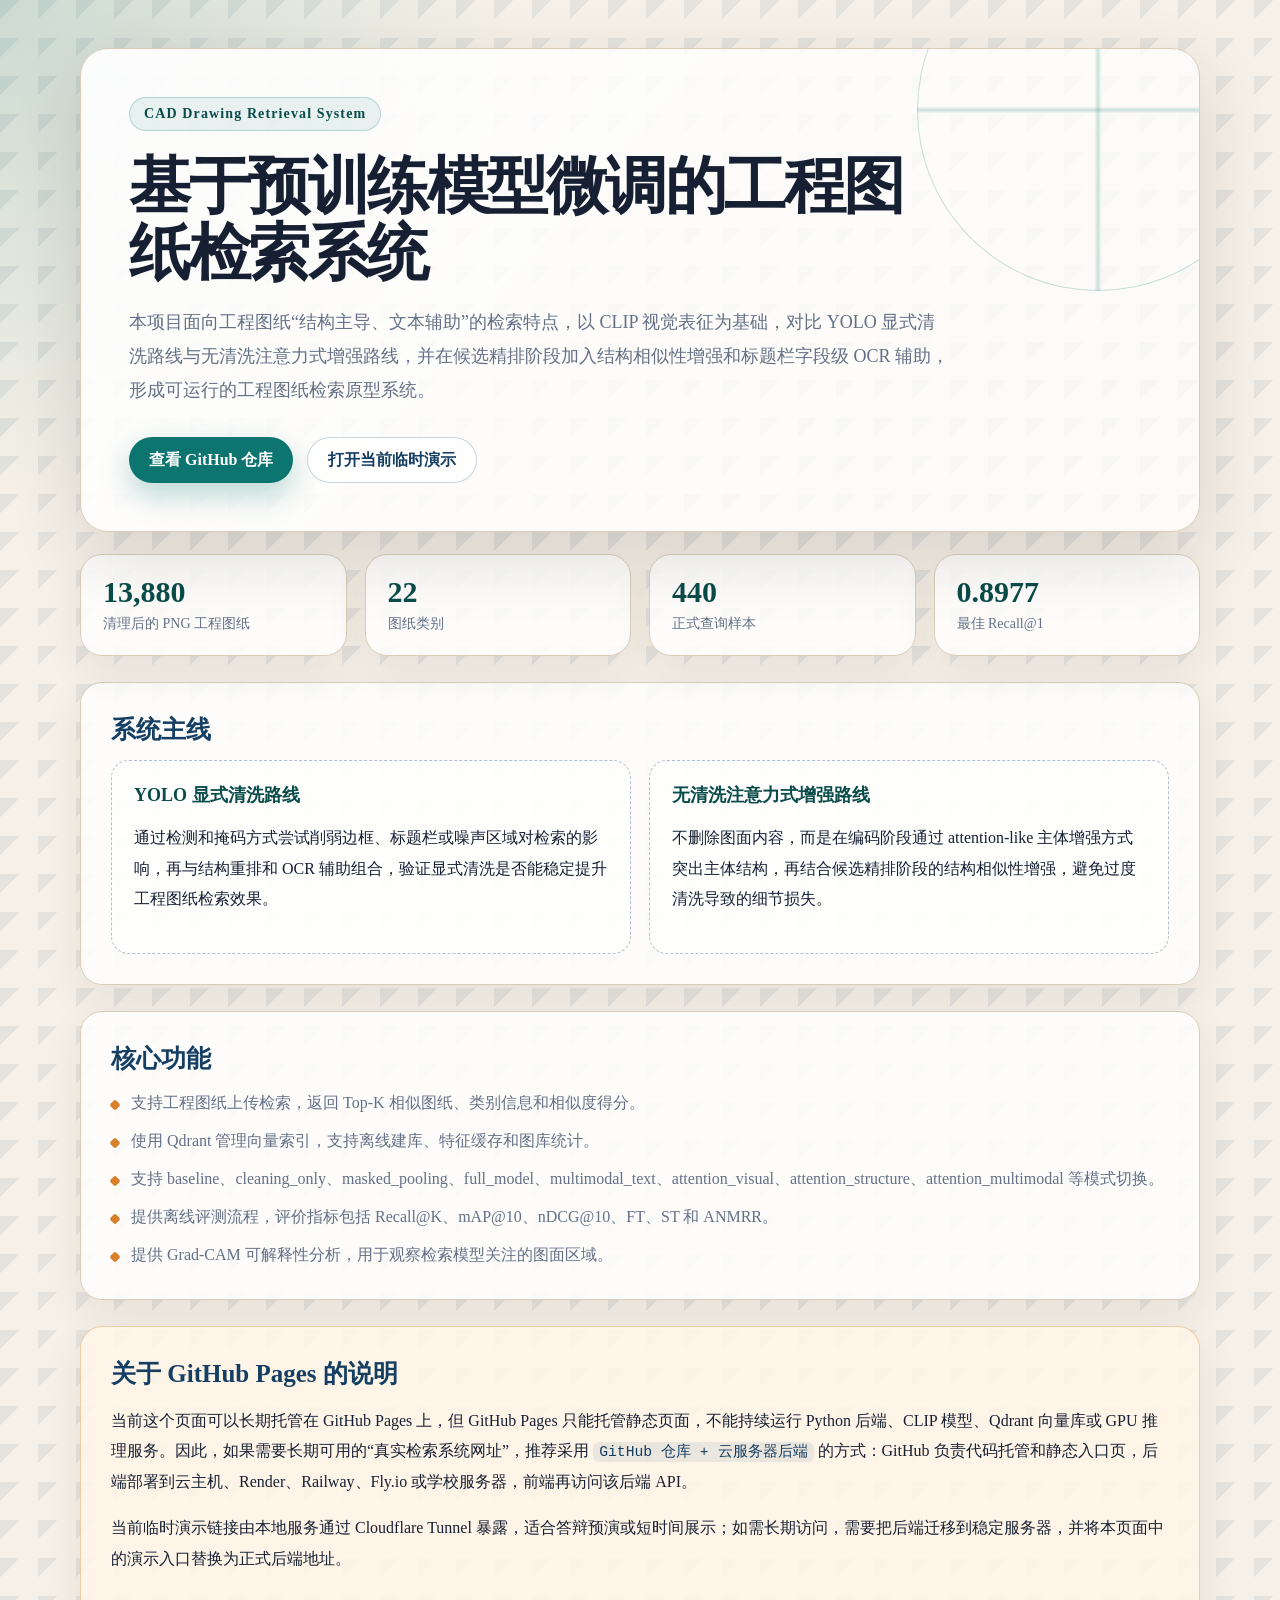
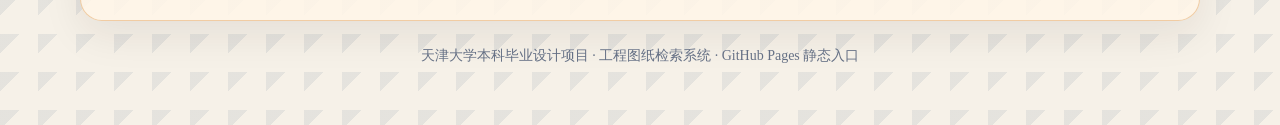
<file: index.html>
<!DOCTYPE html>
<html lang="zh-CN">
<head>
  <meta charset="UTF-8">
  <meta name="viewport" content="width=device-width, initial-scale=1.0">
  <title>工程图纸检索系统</title>
  <style>
    :root {
      --ink: #172033;
      --muted: #657085;
      --paper: #f6f1e8;
      --card: rgba(255, 255, 255, 0.82);
      --line: #d9cdb8;
      --accent: #0c756f;
      --accent-dark: #0a4c49;
      --warm: #d9822b;
      --blueprint: #153e63;
    }

    * {
      box-sizing: border-box;
    }

    body {
      margin: 0;
      min-height: 100vh;
      color: var(--ink);
      font-family: "Noto Serif SC", "Source Han Serif SC", "Microsoft YaHei", serif;
      background:
        radial-gradient(circle at top left, rgba(12, 117, 111, 0.18), transparent 32rem),
        linear-gradient(135deg, rgba(21, 62, 99, 0.08) 25%, transparent 25%) 0 0 / 38px 38px,
        var(--paper);
    }

    a {
      color: inherit;
    }

    .shell {
      width: min(1120px, calc(100% - 32px));
      margin: 0 auto;
      padding: 48px 0 60px;
    }

    .hero {
      position: relative;
      overflow: hidden;
      padding: 48px;
      border: 1px solid var(--line);
      border-radius: 28px;
      background: linear-gradient(130deg, rgba(255,255,255,0.92), rgba(255,255,255,0.68));
      box-shadow: 0 24px 70px rgba(38, 31, 20, 0.14);
    }

    .hero::after {
      content: "";
      position: absolute;
      right: -80px;
      top: -120px;
      width: 360px;
      height: 360px;
      border: 1px solid rgba(12, 117, 111, 0.26);
      border-radius: 50%;
      background:
        linear-gradient(90deg, transparent 49%, rgba(12, 117, 111, 0.25) 50%, transparent 51%),
        linear-gradient(0deg, transparent 49%, rgba(12, 117, 111, 0.25) 50%, transparent 51%);
      opacity: 0.85;
    }

    .tag {
      display: inline-flex;
      align-items: center;
      gap: 10px;
      padding: 8px 14px;
      border: 1px solid rgba(12, 117, 111, 0.24);
      border-radius: 999px;
      color: var(--accent-dark);
      background: rgba(12, 117, 111, 0.08);
      font-size: 14px;
      font-weight: 700;
      letter-spacing: 0.08em;
    }

    h1 {
      max-width: 780px;
      margin: 22px 0 18px;
      font-size: clamp(34px, 5vw, 62px);
      line-height: 1.08;
      letter-spacing: -0.04em;
    }

    .lead {
      max-width: 820px;
      margin: 0;
      color: var(--muted);
      font-size: 18px;
      line-height: 1.9;
    }

    .actions {
      display: flex;
      flex-wrap: wrap;
      gap: 14px;
      margin-top: 30px;
    }

    .button {
      display: inline-flex;
      align-items: center;
      justify-content: center;
      min-height: 46px;
      padding: 0 20px;
      border-radius: 999px;
      text-decoration: none;
      font-weight: 800;
      transition: transform 160ms ease, box-shadow 160ms ease;
    }

    .button:hover {
      transform: translateY(-2px);
    }

    .button.primary {
      color: white;
      background: var(--accent);
      box-shadow: 0 12px 30px rgba(12, 117, 111, 0.28);
    }

    .button.secondary {
      color: var(--blueprint);
      border: 1px solid rgba(21, 62, 99, 0.22);
      background: rgba(255, 255, 255, 0.72);
    }

    .grid {
      display: grid;
      grid-template-columns: repeat(4, minmax(0, 1fr));
      gap: 18px;
      margin-top: 22px;
    }

    .metric,
    .card {
      border: 1px solid var(--line);
      border-radius: 22px;
      background: var(--card);
      box-shadow: 0 14px 40px rgba(38, 31, 20, 0.08);
    }

    .metric {
      padding: 22px;
    }

    .metric strong {
      display: block;
      color: var(--accent-dark);
      font-size: 30px;
      line-height: 1;
    }

    .metric span {
      display: block;
      margin-top: 8px;
      color: var(--muted);
      font-size: 14px;
    }

    .section {
      margin-top: 26px;
      padding: 30px;
    }

    h2 {
      margin: 0 0 14px;
      color: var(--blueprint);
      font-size: 25px;
    }

    p {
      line-height: 1.9;
    }

    .route {
      display: grid;
      grid-template-columns: repeat(2, minmax(0, 1fr));
      gap: 18px;
    }

    .route-item {
      padding: 22px;
      border: 1px dashed rgba(21, 62, 99, 0.32);
      border-radius: 18px;
      background: rgba(255,255,255,0.56);
    }

    .route-item h3 {
      margin: 0 0 10px;
      color: var(--accent-dark);
      font-size: 18px;
    }

    .list {
      display: grid;
      gap: 10px;
      margin: 0;
      padding: 0;
      list-style: none;
    }

    .list li {
      position: relative;
      padding-left: 20px;
      color: var(--muted);
      line-height: 1.75;
    }

    .list li::before {
      content: "";
      position: absolute;
      left: 0;
      top: 0.75em;
      width: 8px;
      height: 8px;
      border-radius: 2px;
      background: var(--warm);
      transform: rotate(45deg);
    }

    .notice {
      border-color: rgba(217, 130, 43, 0.36);
      background: rgba(255, 246, 232, 0.86);
    }

    code {
      padding: 2px 6px;
      border-radius: 6px;
      background: rgba(21, 62, 99, 0.08);
      color: var(--blueprint);
      font-family: "Cascadia Mono", Consolas, monospace;
      font-size: 0.92em;
    }

    footer {
      margin-top: 26px;
      color: var(--muted);
      text-align: center;
      font-size: 14px;
    }

    @media (max-width: 860px) {
      .hero {
        padding: 30px;
      }

      .grid,
      .route {
        grid-template-columns: 1fr;
      }
    }
  </style>
</head>
<body>
  <main class="shell">
    <section class="hero">
      <span class="tag">CAD Drawing Retrieval System</span>
      <h1>基于预训练模型微调的工程图纸检索系统</h1>
      <p class="lead">
        本项目面向工程图纸“结构主导、文本辅助”的检索特点，以 CLIP 视觉表征为基础，对比 YOLO 显式清洗路线与无清洗注意力式增强路线，并在候选精排阶段加入结构相似性增强和标题栏字段级 OCR 辅助，形成可运行的工程图纸检索原型系统。
      </p>
      <div class="actions">
        <a class="button primary" href="https://github.com/YunYao-9527/cad-drawing-retrieval-system">查看 GitHub 仓库</a>
        <a class="button secondary" href="https://professor-dale-laughing-travel.trycloudflare.com">打开当前临时演示</a>
      </div>
    </section>

    <section class="grid">
      <div class="metric">
        <strong>13,880</strong>
        <span>清理后的 PNG 工程图纸</span>
      </div>
      <div class="metric">
        <strong>22</strong>
        <span>图纸类别</span>
      </div>
      <div class="metric">
        <strong>440</strong>
        <span>正式查询样本</span>
      </div>
      <div class="metric">
        <strong>0.8977</strong>
        <span>最佳 Recall@1</span>
      </div>
    </section>

    <section class="card section">
      <h2>系统主线</h2>
      <div class="route">
        <div class="route-item">
          <h3>YOLO 显式清洗路线</h3>
          <p>通过检测和掩码方式尝试削弱边框、标题栏或噪声区域对检索的影响，再与结构重排和 OCR 辅助组合，验证显式清洗是否能稳定提升工程图纸检索效果。</p>
        </div>
        <div class="route-item">
          <h3>无清洗注意力式增强路线</h3>
          <p>不删除图面内容，而是在编码阶段通过 attention-like 主体增强方式突出主体结构，再结合候选精排阶段的结构相似性增强，避免过度清洗导致的细节损失。</p>
        </div>
      </div>
    </section>

    <section class="card section">
      <h2>核心功能</h2>
      <ul class="list">
        <li>支持工程图纸上传检索，返回 Top-K 相似图纸、类别信息和相似度得分。</li>
        <li>使用 Qdrant 管理向量索引，支持离线建库、特征缓存和图库统计。</li>
        <li>支持 baseline、cleaning_only、masked_pooling、full_model、multimodal_text、attention_visual、attention_structure、attention_multimodal 等模式切换。</li>
        <li>提供离线评测流程，评价指标包括 Recall@K、mAP@10、nDCG@10、FT、ST 和 ANMRR。</li>
        <li>提供 Grad-CAM 可解释性分析，用于观察检索模型关注的图面区域。</li>
      </ul>
    </section>

    <section class="card section notice">
      <h2>关于 GitHub Pages 的说明</h2>
      <p>
        当前这个页面可以长期托管在 GitHub Pages 上，但 GitHub Pages 只能托管静态页面，不能持续运行 Python 后端、CLIP 模型、Qdrant 向量库或 GPU 推理服务。因此，如果需要长期可用的“真实检索系统网址”，推荐采用 <code>GitHub 仓库 + 云服务器后端</code> 的方式：GitHub 负责代码托管和静态入口页，后端部署到云主机、Render、Railway、Fly.io 或学校服务器，前端再访问该后端 API。
      </p>
      <p>
        当前临时演示链接由本地服务通过 Cloudflare Tunnel 暴露，适合答辩预演或短时间展示；如需长期访问，需要把后端迁移到稳定服务器，并将本页面中的演示入口替换为正式后端地址。
      </p>
    </section>

    <footer>
      天津大学本科毕业设计项目 · 工程图纸检索系统 · GitHub Pages 静态入口
    </footer>
  </main>
</body>
</html>
</file>
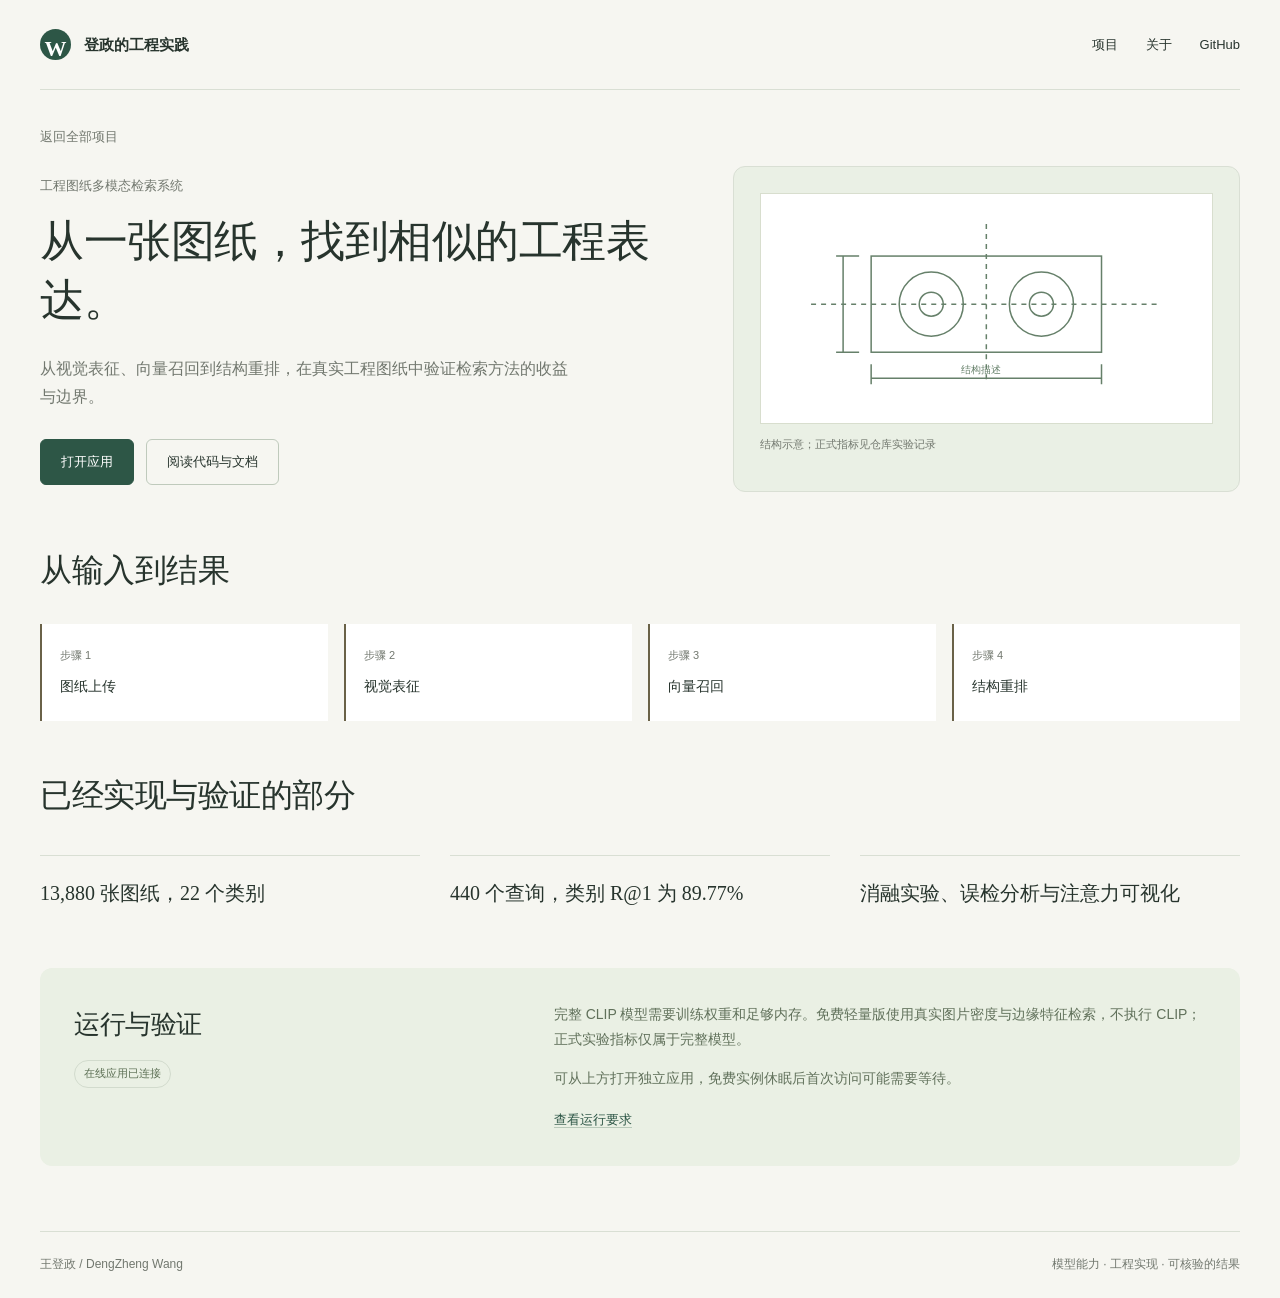
<file: docs/index.html>
<!doctype html><html lang="zh-CN"><head><meta charset="utf-8"><meta name="viewport" content="width=device-width,initial-scale=1"><meta name="description" content="王登政的智能体、多模态检索与可观测系统作品集"><title>工程图纸多模态检索系统 | 王登政</title><link rel="stylesheet" href="./portfolio.css"></head><body><div class="wrap"><nav class="nav"><a class="brand" href="https://yunyao-9527.github.io/"><span class="mark">W</span>登政的工程实践</a><div class="nav-links"><a href="https://yunyao-9527.github.io/#projects">项目</a><a href="https://yunyao-9527.github.io/#about">关于</a><a href="https://github.com/YunYao-9527">GitHub</a></div></nav><main style="--accent:#6a6248"><a class="back" href="https://yunyao-9527.github.io/#projects">返回全部项目</a><section class="detail-hero"><div><div class="byline">工程图纸多模态检索系统</div><h1>从一张图纸，找到相似的工程表达。</h1><p class="lede">从视觉表征、向量召回到结构重排，在真实工程图纸中验证检索方法的收益与边界。</p><div class="actions"><a class="button" href="https://yunyao-cad-visual.onrender.com/">打开应用</a><a class="button secondary" href="https://github.com/YunYao-9527/cad-drawing-retrieval-system">阅读代码与文档</a></div></div><div class="detail-preview"><div class="cad-sheet"><svg viewBox="0 0 420 190" role="img" aria-label="工程图纸结构示意"><g fill="none" stroke="#66806a" stroke-width="1.5"><path d="M35 95h350M210 15v160" stroke-dasharray="5 5"/><rect x="95" y="47" width="230" height="96"/><circle cx="155" cy="95" r="32"/><circle cx="155" cy="95" r="12"/><circle cx="265" cy="95" r="32"/><circle cx="265" cy="95" r="12"/><path d="M95 155v20m230-20v20M95 169h230M83 47H60m23 96H60M67 47v96"/></g><text x="185" y="164" fill="#66806a" font-size="10">结构描述</text></svg></div><p class="preview-label">结构示意；正式指标见仓库实验记录</p></div></section><section><h2>从输入到结果</h2><div class="flow"><div><small>步骤 1</small>图纸上传</div><div><small>步骤 2</small>视觉表征</div><div><small>步骤 3</small>向量召回</div><div><small>步骤 4</small>结构重排</div></div><h2>已经实现与验证的部分</h2><div class="facts"><div class="fact">13,880 张图纸，22 个类别</div><div class="fact">440 个查询，类别 R@1 为 89.77%</div><div class="fact">消融实验、误检分析与注意力可视化</div></div></section><section class="runtime"><div><h2>运行与验证</h2><span class="badge">在线应用已连接</span></div><div><p>完整 CLIP 模型需要训练权重和足够内存。免费轻量版使用真实图片密度与边缘特征检索，不执行 CLIP；正式实验指标仅属于完整模型。</p><p>可从上方打开独立应用，免费实例休眠后首次访问可能需要等待。</p><a class="text-link" href="https://github.com/YunYao-9527/cad-drawing-retrieval-system">查看运行要求</a></div></section></main><footer class="footer"><span>王登政 / DengZheng Wang</span><span>模型能力 · 工程实现 · 可核验的结果</span></footer></div></body></html>
</file>
<file: docs/portfolio.css>
:root{--paper:#f6f6f1;--surface:#fff;--ink:#27342d;--muted:#72786f;--line:#d9dfd4;--pine:#2d5646;--clay:#b95f42;--serif:Georgia,'Noto Serif SC','Songti SC',SimSun,serif;--sans:'Microsoft YaHei','PingFang SC',sans-serif}*{box-sizing:border-box}html{scroll-behavior:smooth}body{margin:0;background:var(--paper);color:var(--ink);font:15px/1.8 var(--sans)}a{color:inherit;text-decoration:none}button{font:inherit;cursor:pointer}button,a,input{ -webkit-tap-highlight-color:transparent}:focus-visible{outline:3px solid var(--clay);outline-offset:5px}::selection{background:#d8e3d4}.wrap{width:min(1200px,calc(100% - 80px));margin:auto}.nav{height:90px;display:flex;align-items:center;justify-content:space-between;border-bottom:1px solid var(--line)}.brand{display:flex;align-items:center;gap:13px;font-weight:700}.mark{width:31px;height:31px;background:var(--pine);color:white;display:grid;place-items:center;border-radius:50%;font-family:var(--serif);font-size:22px}.nav-links{display:flex;gap:28px;font-size:13px}.nav a:hover{color:var(--clay)}.hero{display:grid;grid-template-columns:1.1fr 1fr;gap:65px;padding:78px 0 65px;align-items:center}h1,h2,h3{font-family:var(--serif);font-weight:500;letter-spacing:-.5px}h1{font-size:clamp(36px,4.4vw,59px);line-height:1.35;margin:14px 0 24px}h2{font-size:32px;margin:0}h3{font-size:25px;line-height:1.45;margin:0 0 14px}.byline{font-size:13px;color:var(--muted)}.lede{max-width:540px;color:var(--muted);font-size:16px}.actions{display:flex;align-items:center;flex-wrap:wrap;gap:12px;margin:27px 0 0}.button{display:inline-flex;align-items:center;justify-content:center;padding:10px 20px;background:var(--pine);color:#fff;border:1px solid var(--pine);border-radius:6px;font-size:13px}.button.secondary{color:var(--ink);background:transparent;border-color:#bfcabc}.button:hover{background:#213f34;color:white}.text-link{font-size:13px;color:var(--pine);border-bottom:1px solid #b9caba}.diagram{position:relative;border:1px solid #c8d3c6;border-radius:16px;background:#ecf0e8;padding:27px;overflow:hidden}.diagram-head{display:flex;justify-content:space-between;font-size:12px;color:#677762;margin-bottom:22px}.diagram-grid{display:grid;grid-template-columns:1fr 1fr;gap:12px}.diagram-cell{padding:17px;background:#ffffffb5;border:1px solid #d5dfd0;border-radius:6px;font-size:12px;line-height:1.5}.diagram-cell strong{display:block;color:var(--pine);font-size:14px;margin-bottom:5px}.diagram-output{background:var(--pine);color:white;padding:18px 20px;margin-top:22px;border-radius:6px;display:flex;justify-content:space-between;align-items:center}.diagram-output span{font-size:11px;opacity:.8}.connector{height:24px;width:1px;background:#8ba181;margin:0 auto}.section-title{display:flex;justify-content:space-between;align-items:end;padding:30px 0 24px;border-top:1px solid var(--line)}.section-title p{margin:0;color:var(--muted);font-size:13px}.filters{display:flex;gap:8px}.filter{background:none;color:var(--muted);border:1px solid transparent;border-radius:30px;padding:5px 12px;font-size:12px}.filter[aria-pressed=true]{color:var(--pine);background:#e6ece1;border-color:#cbd7c3}.projects{display:grid;grid-template-columns:1fr 1fr;gap:22px}.project{background:var(--surface);border:1px solid var(--line);border-radius:12px;overflow:hidden;display:flex;flex-direction:column}.project.featured{grid-column:1/-1;display:grid;grid-template-columns:1.1fr 1fr}.project-body{padding:32px}.project p{font-size:14px;color:var(--muted);max-width:540px;margin:12px 0 20px}.project-head{display:flex;justify-content:space-between;gap:12px;align-items:center;margin-bottom:23px}.project-head small{color:var(--accent);font-size:12px}.badge{border:1px solid #d2dbcd;color:#5d7055;font-size:11px;padding:3px 9px;border-radius:30px;white-space:nowrap}.badge.live{color:#276a44;background:#edf6eb}.stack{font-size:11px;color:var(--muted);word-spacing:3px}.project-foot{display:flex;justify-content:space-between;align-items:center;border-top:1px solid #e9ece5;padding-top:19px;margin-top:23px;font-size:12px}.project-foot a:first-child{color:var(--accent);font-weight:600}.project-preview{padding:28px;background:#f0f3ed;display:grid;align-content:center;border-left:1px solid var(--line)}.mini-flow{display:flex;gap:9px;flex-wrap:wrap}.mini-flow span{padding:7px 12px;background:white;border:1px solid #d7dfd1;border-radius:5px;font-size:11px}.preview-title{font-family:var(--serif);font-size:23px;margin:20px 0}.preview-label{font-size:11px;color:var(--muted)}.work-note{display:grid;grid-template-columns:1fr 2fr;gap:45px;margin:55px 0;padding:32px 0;border-top:1px solid var(--line);border-bottom:1px solid var(--line)}.work-note h2{font-size:26px}.work-note p{margin:0;color:var(--muted);font-size:14px;max-width:700px}.about{display:grid;grid-template-columns:1fr 2fr;gap:45px;padding:10px 0 65px}.about p{color:var(--muted);margin:0}.footer{border-top:1px solid var(--line);padding:22px 0;color:var(--muted);font-size:12px;display:flex;justify-content:space-between}.back{display:inline-block;margin:35px 0 8px;color:var(--muted);font-size:13px}.detail-hero{display:grid;grid-template-columns:1.25fr 1fr;gap:60px;align-items:center;padding:10px 0 50px}.detail-hero h1{font-size:44px}.detail-preview{border:1px solid var(--line);border-radius:12px;background:#eaf0e5;padding:26px}.flow{display:grid;grid-template-columns:repeat(4,1fr);gap:16px;margin:24px 0 46px}.flow div{padding:22px 18px;border-left:2px solid var(--accent);background:#fff;font-size:14px}.flow small{display:block;font-size:11px;color:var(--muted);margin-bottom:8px}.facts{display:grid;grid-template-columns:repeat(3,1fr);gap:30px;padding:30px 0 45px}.fact{padding-top:19px;border-top:1px solid var(--line);font-family:var(--serif);font-size:20px}.runtime{display:grid;grid-template-columns:1fr 1.5fr;gap:45px;background:#eaf0e4;padding:34px;border-radius:12px;margin:12px 0 65px}.runtime p{font-size:14px;color:#61715b;margin:0 0 14px}.runtime h2{font-size:26px}.runtime .badge{display:inline-block;margin:12px 0}.evidence{border:1px solid var(--line);background:#fff;border-radius:8px;padding:20px;font-size:13px}.evidence strong{font-family:var(--serif);font-size:23px;font-weight:500}.evidence p{font-size:12px;margin:4px 0 0}.cad-sheet{background:white;border:1px solid #d8dece;padding:15px}.cad-sheet svg{width:100%;height:auto}.trace-tree{display:grid;gap:12px;margin-top:15px}.trace-tree div{height:14px;background:#a9b99f;border-radius:3px}.trace-tree div:nth-child(2){margin-left:25px;width:63%;background:#c8ac8d}.trace-tree div:nth-child(3){margin-left:50px;width:43%;background:#b8b0c5}.archive{font-family:var(--serif);font-size:34px;line-height:1.5;padding:25px 0;color:#8f635b}[hidden]{display:none!important}@media(max-width:850px){.wrap{width:calc(100% - 40px)}.hero,.detail-hero{grid-template-columns:1fr;gap:30px;padding:38px 0}.hero .diagram{max-width:600px}.project.featured{display:flex;grid-column:auto}.project-preview{border:0;border-top:1px solid var(--line)}.work-note,.about,.runtime{grid-template-columns:1fr;gap:20px}.detail-hero h1{font-size:36px}.flow{grid-template-columns:1fr 1fr}.facts{grid-template-columns:1fr;gap:8px}.nav-links{gap:16px}.section-title{align-items:start;gap:20px;flex-direction:column}.project-body{padding:24px}}@media(max-width:560px){.projects{grid-template-columns:1fr}.nav{height:72px}.nav-links a:nth-child(2){display:none}.nav-links{font-size:12px}.brand{font-size:13px}.hero h1{font-size:36px}.diagram{padding:18px}.project-head{gap:6px}.project-head small{font-size:11px}.runtime{padding:24px}.footer{gap:10px;flex-direction:column}.filters{gap:0}.filter{padding:5px 9px}}@media(prefers-reduced-motion:reduce){html{scroll-behavior:auto}}
</file>
